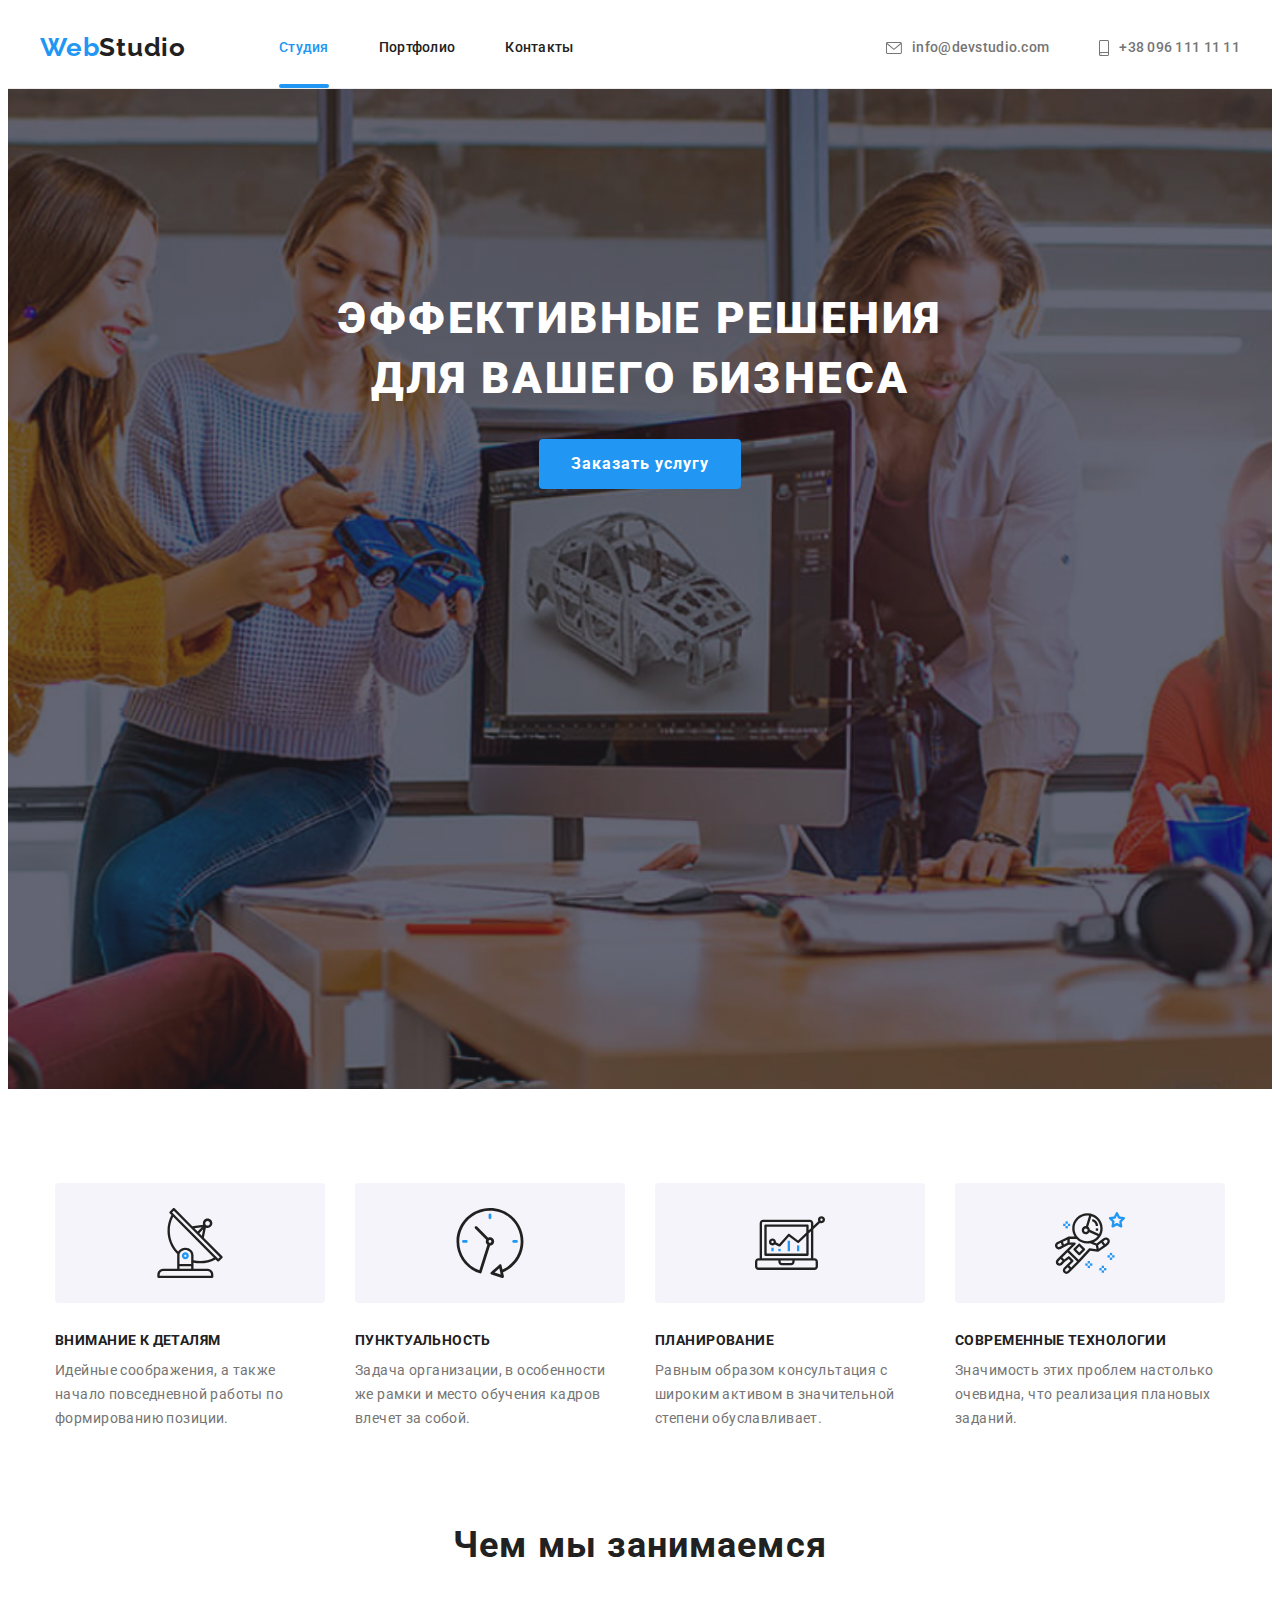
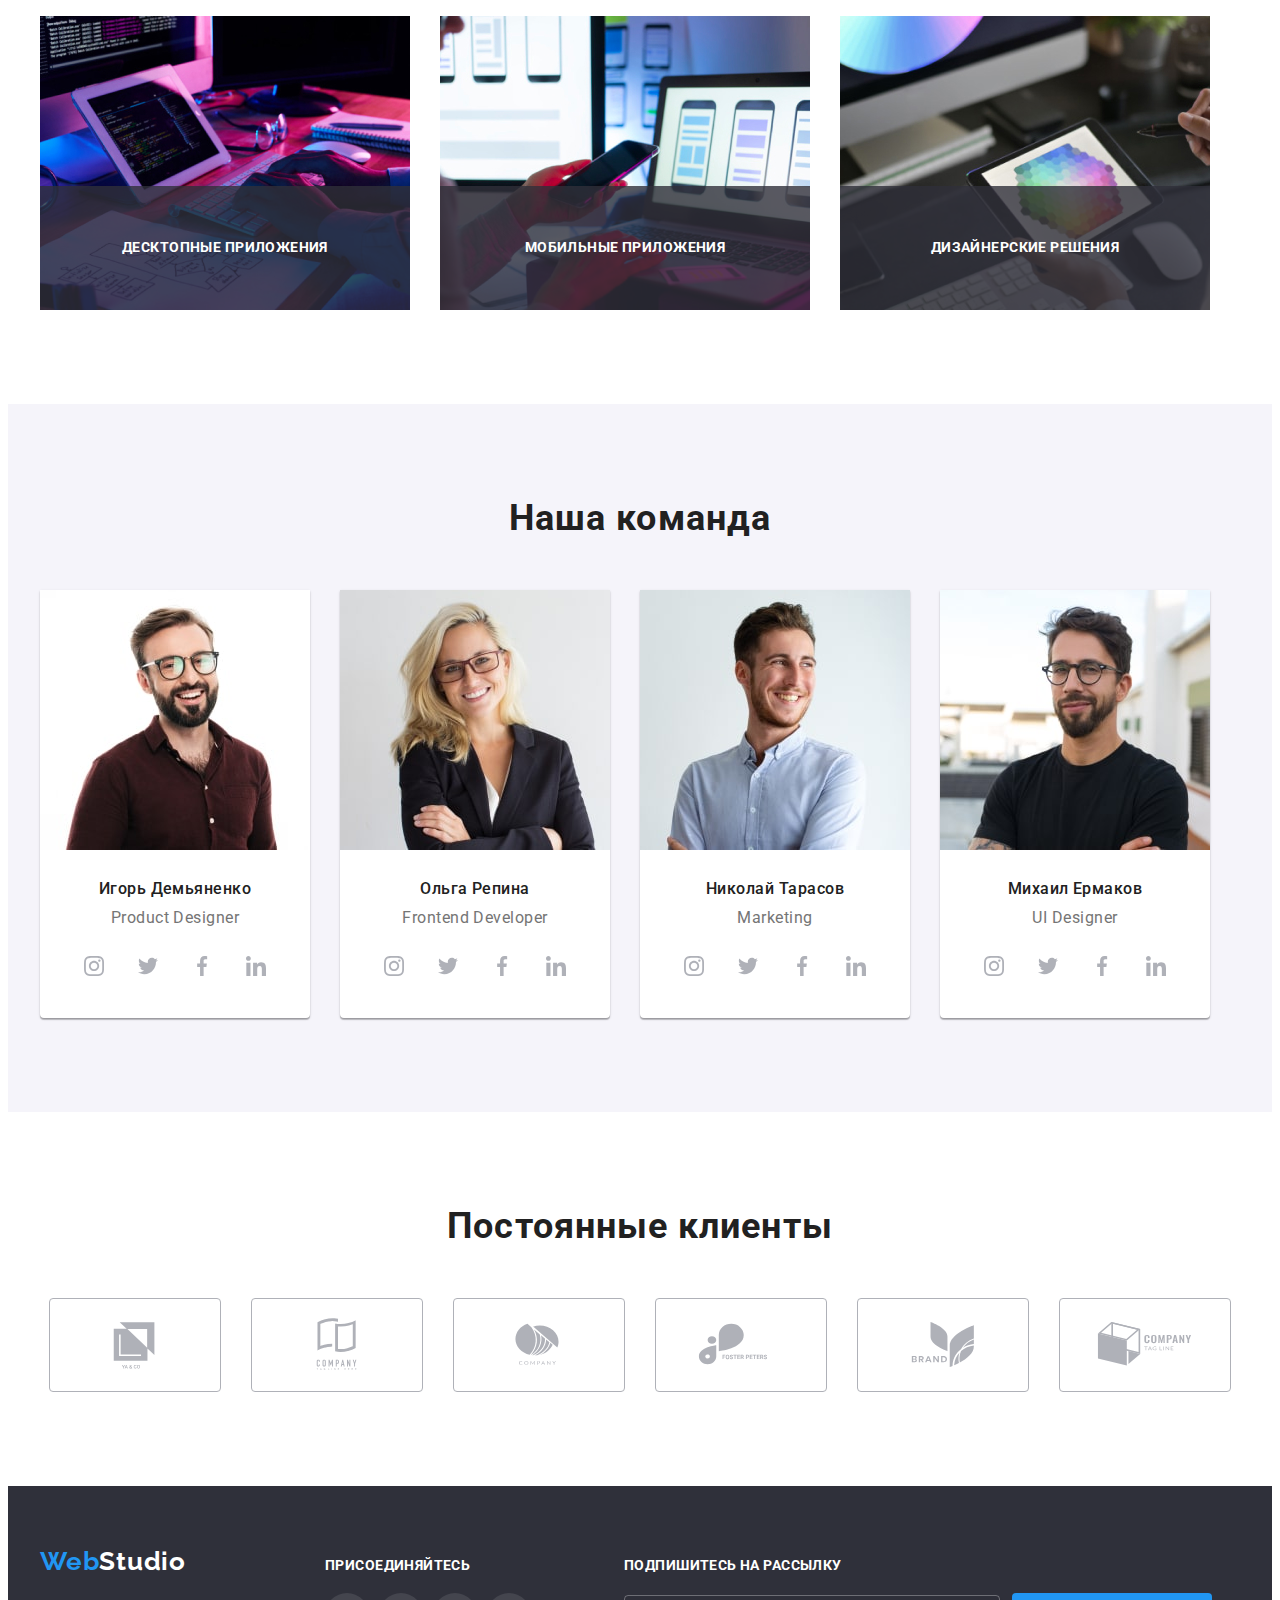
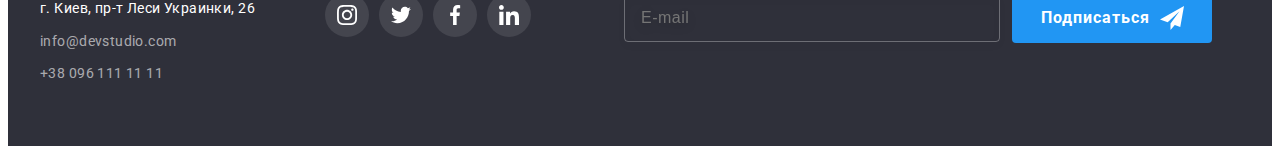
<file: index.html>
<!DOCTYPE html>
<html lang="ru">
  <head>
    <meta charset="UTF-8" />
    <meta http-equiv="X-UA-Compatible" content="IE=edge" />
    <meta name="viewport" content="width=device-width, initial-scale=1.0" />
    <title>WebStudio</title>

    <link rel="preconnect" href="https://fonts.googleapis.com" />
    <link rel="preconnect" href="https://fonts.gstatic.com" crossorigin />
    <link
      href="https://fonts.googleapis.com/css2?family=Raleway:wght@700&family=Roboto:wght@400;500;700;900&display=swap"
      rel="stylesheet"
    />
    <link
      rel="stylesheet"
      href="https://cdnjs.cloudflare.com/ajax/libs/modern-normalize/1.1.0/modern-normalize.min.css"
      integrity="sha512-wpPYUAdjBVSE4KJnH1VR1HeZfpl1ub8YT/NKx4PuQ5NmX2tKuGu6U/JRp5y+Y8XG2tV+wKQpNHVUX03MfMFn9Q=="
      crossorigin="anonymous"
      referrerpolicy="no-referrer"
    />

    <link rel="stylesheet" href="./css/main.min.css" />
  </head>
  <body>
    <header class="header">
      <div class="container">
        <nav class="nav-container">
          <a class="nav-container__logo" href="./index.html"
            ><span class="accent-blue">Web</span>Studio</a
          >
          <ul class="nav-list">
            <li class="nav-list__item">
              <a
                class="nav-list__link nav-list__link_active"
                href="./index.html"
                >Студия</a
              >
            </li>
            <li class="nav-list__item">
              <a class="nav-list__link" href="./portfolio.html">Портфолио</a>
            </li>
            <li class="nav-list__item">
              <a class="nav-list__link" href="">Контакты</a>
            </li>
          </ul>
          <ul class="contacts">
            <li class="contacts__items">
              <a class="contacts__link" href="mailto:info@devstudio.com">
                <svg class="contacts__icon" width="16" height="12">
                  <use href="./images/icons.svg#icon-envelope"></use>
                </svg>
                info@devstudio.com</a
              >
            </li>
            <li>
              <a class="contacts__link" href="tel:+380961111111">
                <svg class="contacts__icon" width="10" height="16">
                  <use href="./images/icons.svg#icon-smartphone"></use>
                </svg>
                +38 096 111 11 11</a
              >
            </li>
          </ul>
        </nav>
      </div>
      <div class="container-btn">
        <button type="button" class="menu-open-btn">
          <svg width="40" height="40">
            <use href="./images/icons.svg#open-menu-icon"></use>
          </svg>
        </button>
      </div>
      <div class="mob-menu is-hidden">
        <div class="container mob-menu__container">
          <div class="mob-menu__top">
            <button type="button" class="menu-close-btn">
              <svg width="40" height="40">
                <use href="./images/icons.svg#close-menu-icon"></use>
              </svg>
            </button>
            <ul class="mob-menu-list">
              <li class="mob-menu-list__item">
                <a
                  class="mob-menu-list__link mob-menu-list__link_active"
                  href="./index.html"
                  >Студия</a
                >
              </li>
              <li class="mob-menu-list__item">
                <a class="mob-menu-list__link" href="./portfolio.html"
                  >Портфолио</a
                >
              </li>
              <li class="mob-menu-list__item">
                <a class="mob-menu-list__link" href="">Контакты</a>
              </li>
            </ul>
          </div>
          <div class="mob-menu__bottom">
            <ul class="mob-contacts-list">
              <li class="mob-contacts-list__items_number">
                <a
                  class="mob-contacts-list__link_number"
                  href="tel:+380961111111"
                >
                  +38 096 111 11 11</a
                >
              </li>
              <li class="mob-contacts-list__items_mail">
                <a
                  class="mob-contacts-list__link_mail"
                  href="mailto:info@devstudio.com"
                >
                  info@devstudio.com
                </a>
              </li>
            </ul>
            <ul class="mob-social-list">
              <li class="mob-social-list__item">
                <a
                  class="mob-social-list__link mob-social-list__link_decor"
                  href=""
                  >Instagram</a
                >
              </li>
              <li class="mob-social-list__item">
                <a
                  class="mob-social-list__link mob-social-list__link_decor"
                  href=""
                  >Twitter</a
                >
              </li>
              <li class="mob-social-list__item">
                <a
                  class="mob-social-list__link mob-social-list__link_decor"
                  href=""
                  >Facebook</a
                >
              </li>
              <li class="mob-social-list__item">
                <a class="mob-social-list__link" href="">LinkedIn</a>
              </li>
            </ul>
          </div>
        </div>
      </div>
    </header>

    <main>
      <section class="hero">
        <div class="container">
          <h1 class="hero__title">Эффективные решения для вашего бизнеса</h1>
          <button class="hero__btn" type="button" data-modal-open>
            Заказать услугу
          </button>
        </div>
      </section>

      <section class="benefits">
        <div class="container">
          <ul class="benefits-list">
            <li class="benefits-list__description">
              <div class="benefits-list__icon">
                <svg width="70" height="70">
                  <use href="./images/icons.svg#icon-antenna"></use>
                </svg>
              </div>
              <h3 class="benefits-list__title">Внимание к деталям</h3>
              <p class="benefits-list__text">
                Идейные соображения, а также начало повседневной работы по
                формированию позиции.
              </p>
            </li>
            <li class="benefits-list__description">
              <div class="benefits-list__icon">
                <svg width="70" height="70">
                  <use href="./images/icons.svg#icon-clock"></use>
                </svg>
              </div>
              <h3 class="benefits-list__title">Пунктуальность</h3>
              <p class="benefits-list__text">
                Задача организации, в особенности же рамки и место обучения
                кадров влечет за собой.
              </p>
            </li>
            <li class="benefits-list__description">
              <div class="benefits-list__icon">
                <svg width="70" height="70">
                  <use href="./images/icons.svg#icon-diagram"></use>
                </svg>
              </div>
              <h3 class="benefits-list__title">Планирование</h3>
              <p class="benefits-list__text">
                Равным образом консультация с широким активом в значительной
                степени обуславливает.
              </p>
            </li>
            <li class="benefits-list__description">
              <div class="benefits-list__icon">
                <svg width="70" height="70">
                  <use href="./images/icons.svg#icon-astronaut"></use>
                </svg>
              </div>
              <h3 class="benefits-list__title">Современные технологии</h3>
              <p class="benefits-list__text">
                Значимость этих проблем настолько очевидна, что реализация
                плановых заданий.
              </p>
            </li>
          </ul>
        </div>
      </section>

      <section class="works">
        <div class="container">
          <h2 class="section-title">Чем мы занимаемся</h2>
          <ul class="works-list">
            <li class="works-list__item">
              <picture>
                <source
                  srcset="
                    ./images/works/box1.jpg             1x,
                    ./images/works/imgworks1-2x-min.jpg 2x
                  "
                  media="(min-width:1200px)"
                />

                <img
                  src="./images/works/box1.jpg"
                  width="370"
                  alt="Робота за комп'ютером"
                />
              </picture>

              <p class="works-list__text">Десктопные приложения</p>
            </li>
            <li class="works-list__item">
              <picture>
                <source
                  srcset="
                    ./images/works/img.jpg              1x,
                    ./images/works/imgworks2-2x-min.jpg 2x
                  "
                  media="(min-width:1200px)"
                />

                <img
                  src="./images/works/img.jpg"
                  width="370"
                  alt="Робота за комп'ютером"
                />
              </picture>

              <p class="works-list__text">Мобильные приложения</p>
            </li>
            <li class="works-list__item">
              <picture>
                <source
                  srcset="
                    ./images/works/box2.jpg             1x,
                    ./images/works/imgworks3-2x-min.jpg 2x
                  "
                  media="(min-width:1200px)"
                />

                <img
                  src="./images/works/box2.jpg"
                  width="370"
                  alt="Робота за комп'ютером"
                />
              </picture>

              <p class="works-list__text">Дизайнерские решения</p>
            </li>
          </ul>
        </div>
      </section>

      <section class="command">
        <div class="container">
          <h2 class="section-title">Наша команда</h2>
          <ul class="command-list">
            <li class="command-list__people">
              <picture>
                <source
                  srcset="
                    ./images/people/people1-min.jpg    1x,
                    ./images/people/people1-2x-min.jpg 2x
                  "
                  media="(min-width:1200px)"
                />
                <source
                  srcset="
                    ./images/people/people-tab1-min.jpg    1x,
                    ./images/people/people-tab1-2x-min.jpg 2x
                  "
                  media="(min-width:768px)"
                />
                <source
                  srcset="
                    ./images/people/people-mob1-min.jpg    1x,
                    ./images/people/people-mob1-2x-min.jpg 2x
                  "
                  media="(min-width:320px)"
                />
                <img
                  src="./images/people/people1-min.jpg"
                  width="270"
                  alt="Игорь Демьяненко"
                />
              </picture>

              <div class="command-container">
                <h3 class="command-title">Игорь Демьяненко</h3>
                <p class="command-text">Product Designer</p>
                <ul class="social-list">
                  <li class="social-list__item">
                    <a href="" class="social-list__link">
                      <svg class="social-list__icon" width="20" height="20">
                        <use href="./images/icons.svg#icon-instagram-2"></use>
                      </svg>
                    </a>
                  </li>
                  <li class="social-list__item">
                    <a href="" class="social-list__link">
                      <svg class="social-list__icon" width="20" height="20">
                        <use href="./images/icons.svg#icon-twitter-1"></use>
                      </svg>
                    </a>
                  </li>
                  <li class="social-list__item">
                    <a href="" class="social-list__link">
                      <svg class="social-list__icon" width="20" height="20">
                        <use href="./images/icons.svg#icon-facebook-1"></use>
                      </svg>
                    </a>
                  </li>
                  <li class="social-list__item">
                    <a href="" class="social-list__link">
                      <svg class="social-list__icon" width="20" height="20">
                        <use href="./images/icons.svg#icon-linkedin-1"></use>
                      </svg>
                    </a>
                  </li>
                </ul>
              </div>
            </li>
            <li class="command-list__people">
              <picture>
                <source
                  srcset="
                    ./images/people/people2-min.jpg    1x,
                    ./images/people/people2-2x-min.jpg 2x
                  "
                  media="(min-width:1200px)"
                />
                <source
                  srcset="
                    ./images/people/people-tab2-min.jpg    1x,
                    ./images/people/people-tab2-2x-min.jpg 2x
                  "
                  media="(min-width:768px)"
                />
                <source
                  srcset="
                    ./images/people/people-mob2-min.jpg    1x,
                    ./images/people/people-mob2-2x-min.jpg 2x
                  "
                  media="(min-width:320px)"
                />
                <img
                  src="./images/people/people2-min.jpg"
                  width="270"
                  alt="Ольга Репина"
                />
              </picture>

              <div class="command-container">
                <h3 class="command-title">Ольга Репина</h3>
                <p class="command-text">Frontend Developer</p>
                <ul class="social-list">
                  <li class="social-list__item">
                    <a href="" class="social-list__link">
                      <svg class="social-list__icon" width="20" height="20">
                        <use href="./images/icons.svg#icon-instagram-2"></use>
                      </svg>
                    </a>
                  </li>
                  <li class="social-list__item">
                    <a href="" class="social-list__link">
                      <svg class="social-list__icon" width="20" height="20">
                        <use href="./images/icons.svg#icon-twitter-1"></use>
                      </svg>
                    </a>
                  </li>
                  <li class="social-list__item">
                    <a href="" class="social-list__link">
                      <svg class="social-list__icon" width="20" height="20">
                        <use href="./images/icons.svg#icon-facebook-1"></use>
                      </svg>
                    </a>
                  </li>
                  <li class="social-list__item">
                    <a href="" class="social-list__link">
                      <svg class="social-list__icon" width="20" height="20">
                        <use href="./images/icons.svg#icon-linkedin-1"></use>
                      </svg>
                    </a>
                  </li>
                </ul>
              </div>
            </li>
            <li class="command-list__people">
              <picture>
                <source
                  srcset="
                    ./images/people/people3-min.jpg    1x,
                    ./images/people/people3-2x-min.jpg 2x
                  "
                  media="(min-width:1200px)"
                />
                <source
                  srcset="
                    ./images/people/people-tab3-min.jpg    1x,
                    ./images/people/people-tab3-2x-min.jpg 2x
                  "
                  media="(min-width:768px)"
                />
                <source
                  srcset="
                    ./images/people/people-mob3-min.jpg    1x,
                    ./images/people/people-mob3-2x-min.jpg 2x
                  "
                  media="(min-width:320px)"
                />
                <img
                  src="./images/people/people3-min.jpg"
                  width="270"
                  alt="Николай Тарасов"
                />
              </picture>

              <div class="command-container">
                <h3 class="command-title">Николай Тарасов</h3>
                <p class="command-text">Marketing</p>
                <ul class="social-list">
                  <li class="social-list__item">
                    <a href="" class="social-list__link">
                      <svg class="social-list__icon" width="20" height="20">
                        <use href="./images/icons.svg#icon-instagram-2"></use>
                      </svg>
                    </a>
                  </li>
                  <li class="social-list__item">
                    <a href="" class="social-list__link">
                      <svg class="social-list__icon" width="20" height="20">
                        <use href="./images/icons.svg#icon-twitter-1"></use>
                      </svg>
                    </a>
                  </li>
                  <li class="social-list__item">
                    <a href="" class="social-list__link">
                      <svg class="social-list__icon" width="20" height="20">
                        <use href="./images/icons.svg#icon-facebook-1"></use>
                      </svg>
                    </a>
                  </li>
                  <li class="social-list__item">
                    <a href="" class="social-list__link">
                      <svg class="social-list__icon" width="20" height="20">
                        <use href="./images/icons.svg#icon-linkedin-1"></use>
                      </svg>
                    </a>
                  </li>
                </ul>
              </div>
            </li>
            <li class="command-list__people">
              <picture>
                <source
                  srcset="
                    ./images/people/people4-min.jpg    1x,
                    ./images/people/people4-2x-min.jpg 2x
                  "
                  media="(min-width:1200px)"
                />
                <source
                  srcset="
                    ./images/people/people-tab4-min.jpg    1x,
                    ./images/people/people-tab4-2x-min.jpg 2x
                  "
                  media="(min-width:768px)"
                />
                <source
                  srcset="
                    ./images/people/people-mob4-min.jpg    1x,
                    ./images/people/people-mob4-2x-min.jpg 2x
                  "
                  media="(min-width:320px)"
                />
                <img
                  src="./images/people/people4-min.jpg"
                  width="270"
                  alt="Михаил Ермаков"
                />
              </picture>
              <div class="command-container">
                <h3 class="command-title">Михаил Ермаков</h3>
                <p class="command-text">UI Designer</p>
                <ul class="social-list">
                  <li class="social-list__item">
                    <a href="" class="social-list__link">
                      <svg class="social-list__icon" width="20" height="20">
                        <use href="./images/icons.svg#icon-instagram-2"></use>
                      </svg>
                    </a>
                  </li>
                  <li class="social-list__item">
                    <a href="" class="social-list__link">
                      <svg class="social-list__icon" width="20" height="20">
                        <use href="./images/icons.svg#icon-twitter-1"></use>
                      </svg>
                    </a>
                  </li>
                  <li class="social-list__item">
                    <a href="" class="social-list__link">
                      <svg class="social-list__icon" width="20" height="20">
                        <use href="./images/icons.svg#icon-facebook-1"></use>
                      </svg>
                    </a>
                  </li>
                  <li class="social-list__item">
                    <a href="" class="social-list__link">
                      <svg class="social-list__icon" width="20" height="20">
                        <use href="./images/icons.svg#icon-linkedin-1"></use>
                      </svg>
                    </a>
                  </li>
                </ul>
              </div>
            </li>
          </ul>
        </div>
      </section>

      <section class="clients">
        <div class="container">
          <h2 class="clients__title">Постоянные клиенты</h2>
          <ul class="clients-list">
            <li class="clients-list__item">
              <a class="clients-list__link" href="">
                <svg class="clients-list__icon" width="106" height="60">
                  <use href="./images/icons.svg#icon-Logo-0"></use>
                </svg>
              </a>
            </li>
            <li class="clients-list__item">
              <a class="clients-list__link" href="">
                <svg class="clients-list__icon" width="106" height="60">
                  <use href="./images/icons.svg#icon-Logo-1"></use>
                </svg>
              </a>
            </li>
            <li class="clients-list__item">
              <a class="clients-list__link" href="">
                <svg class="clients-list__icon" width="106" height="60">
                  <use href="./images/icons.svg#icon-Logo-2"></use>
                </svg>
              </a>
            </li>
            <li class="clients-list__item">
              <a class="clients-list__link" href="">
                <svg class="clients-list__icon" width="106" height="60">
                  <use href="./images/icons.svg#icon-Logo-3"></use>
                </svg>
              </a>
            </li>
            <li class="clients-list__item">
              <a class="clients-list__link" href="">
                <svg class="clients-list__icon" width="106" height="60">
                  <use href="./images/icons.svg#icon-Logo-4"></use>
                </svg>
              </a>
            </li>
            <li class="clients-list__item">
              <a class="clients-list__link" href="">
                <svg class="clients-list__icon" width="106" height="60">
                  <use href="./images/icons.svg#icon-Logo-5"></use>
                </svg>
              </a>
            </li>
          </ul>
        </div>
      </section>
    </main>

    <footer class="footer">
      <div class="container">
        <ul class="footer-content">
          <li>
            <a class="footer-content__logo" href="index.html"
              ><span class="accent-blue">Web</span
              ><span class="accent-white">Studio</span></a
            >
            <ul class="footer-left-list">
              <li class="footer-left-list__item">
                <p class="footer-left-list__home-adress">
                  г. Киев, пр-т Леси Украинки, 26
                </p>
              </li>
              <li class="footer-left-list__item">
                <a
                  class="footer-left-list__link"
                  href="mailto:info@devstudio.com"
                  >info@devstudio.com</a
                >
              </li>
              <li class="footer-left-list__item">
                <a class="footer-left-list__link" href="tel:+380961111111"
                  >+38 096 111 11 11</a
                >
              </li>
            </ul>
          </li>
          <li>
            <div class="center-social">
              <p class="center-social__text">присоединяйтесь</p>
              <ul class="social-list">
                <li class="social-list__item">
                  <a href="" class="social-list__link social-list__link_bgc">
                    <svg
                      class="social-list__icon social-list__icon_fill"
                      width="20"
                      height="20"
                    >
                      <use href="./images/icons.svg#icon-instagram-2"></use>
                    </svg>
                  </a>
                </li>
                <li class="social-list__item">
                  <a href="" class="social-list__link social-list__link_bgc">
                    <svg
                      class="social-list__icon social-list__icon_fill"
                      width="20"
                      height="20"
                    >
                      <use href="./images/icons.svg#icon-twitter-1"></use>
                    </svg>
                  </a>
                </li>
                <li class="social-list__item">
                  <a href="" class="social-list__link social-list__link_bgc">
                    <svg
                      class="social-list__icon social-list__icon_fill"
                      width="20"
                      height="20"
                    >
                      <use href="./images/icons.svg#icon-facebook-1"></use>
                    </svg>
                  </a>
                </li>
                <li class="social-list__item">
                  <a href="" class="social-list__link social-list__link_bgc">
                    <svg
                      class="social-list__icon social-list__icon_fill"
                      width="20"
                      height="20"
                    >
                      <use href="./images/icons.svg#icon-linkedin-1"></use>
                    </svg>
                  </a>
                </li>
              </ul>
            </div>
          </li>
          <li class="right-subscribe">
            <form>
              <p class="right-subscribe__text">Подпишитесь на рассылку</p>
              <div class="right-subscribe__form_position">
                <label class="right-subscribe__label">
                  <input
                    class="right-subscribe__input"
                    type="email"
                    name="email"
                    placeholder="E-mail"
                  />
                </label>

                <button class="right-subscribe__btn-submit" type="submit">
                  Подписаться<svg
                    class="right-subscribe__icon-send"
                    width="24"
                    height="24"
                  >
                    <use href="./images/icons.svg#icon-icon-send"></use>
                  </svg>
                </button>
              </div>
            </form>
          </li>
        </ul>
      </div>
    </footer>

    <div class="backdrop is-hidden" data-modal>
      <div class="modal">
        <button class="modal__close-btn" type="button" data-modal-close>
          <svg width="14" height="14">
            <use href="./images/icons.svg#icon-close-button"></use>
          </svg>
        </button>
        <p class="modal__text">Оставьте свои данные, мы вам перезвоним</p>
        <form class="form-list" action="#">
          <label for="user-name" class="form-list__label"> Имя </label>
          <div class="form-list__input-wrap">
            <input
              class="form-list__item"
              type="text"
              name="user-name"
              required
              id="user-name"
            />
            <svg
              class="form-list__icon form-list__icon_focus"
              width="18"
              height="18"
            >
              <use href="./images/icons.svg#icon-person-black"></use>
            </svg>
          </div>

          <label for="user-tel" class="form-list__label"> Телефон </label>
          <div class="form-list__input-wrap">
            <input
              class="form-list__item"
              type="tel"
              name="phone_number"
              required
              id="user-tel"
            />
            <svg
              class="form-list__icon form-list__icon_focus"
              width="18"
              height="18"
            >
              <use href="./images/icons.svg#icon-phone-black"></use>
            </svg>
          </div>

          <label for="user-email" class="form-list__label">Почта </label>
          <div class="form-list__input-wrap">
            <input
              class="form-list__item"
              type="email"
              name="email"
              id="user-email"
            />
            <svg
              class="form-list__icon form-list__icon_focus"
              width="18"
              height="18"
            >
              <use href="./images/icons.svg#icon-email-black"></use>
            </svg>
          </div>

          <label for="user-feedback" class="form-list__label"
            >Комментарий
            <textarea
              class="form-list__textarea"
              name="feedback"
              placeholder="Введите текст"
              id="user-feedback"
            ></textarea>
          </label>
          <div class="form-list__checkbox">
            <input
              class="form-list__check visually-hidden"
              type="checkbox"
              name="policy"
              id="policy"
            />
            <label for="policy" class="form-list__check-text">
              <span class="form-list__check-text_valid">
                <svg class="form-list__check-icon" width="11" height="8">
                  <use href="./images/icons.svg#icon-check-icon"></use>
                </svg>
              </span>
              <a href="./index.html"
                >Соглашаюсь с рассылкой и принимаю<span
                  class="form-list__text_change"
                >
                  Условия договора</span
                ></a
              >
            </label>
          </div>
          <label>
            <button class="form-list__submit-btn" type="submit">
              Отправить
            </button>
          </label>
        </form>
      </div>
    </div>
    <script src="./js/modal.js"></script>
    <script src="./js/menu.js"></script>
  </body>
</html>
</file>
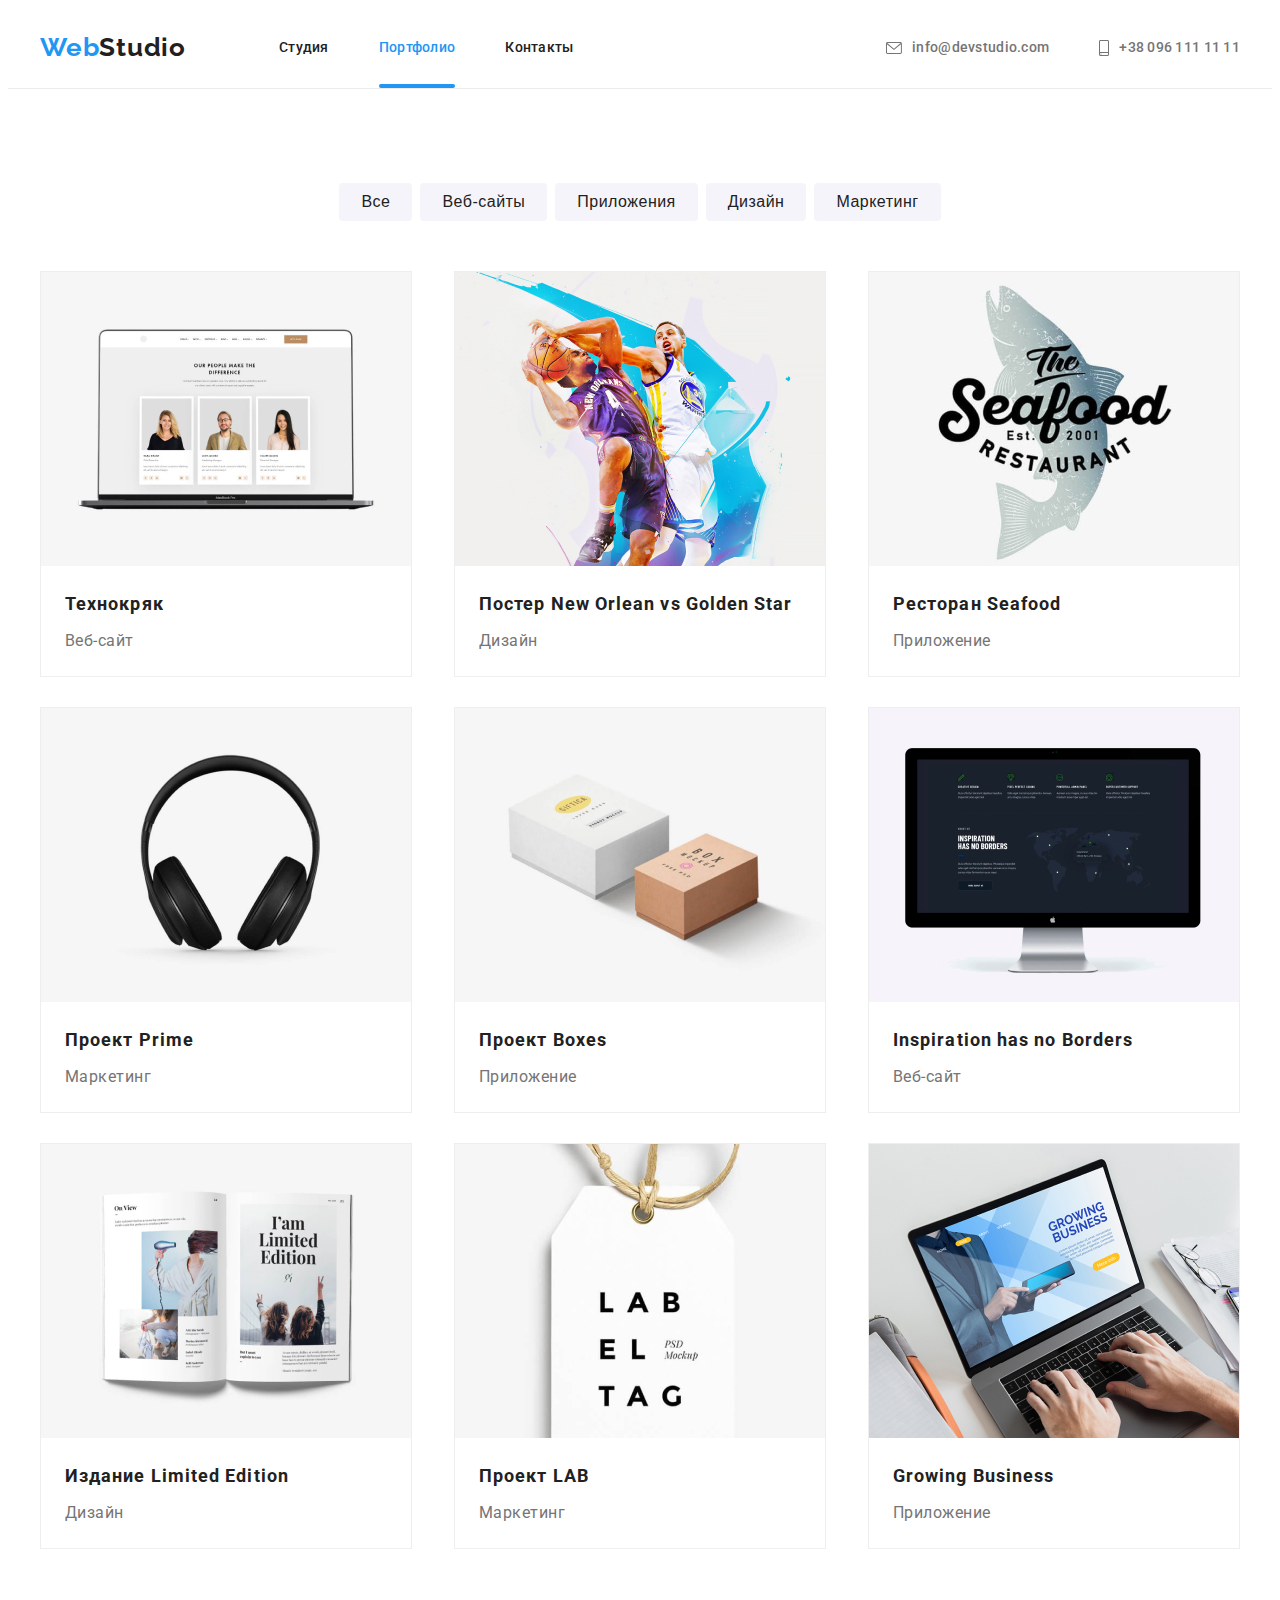
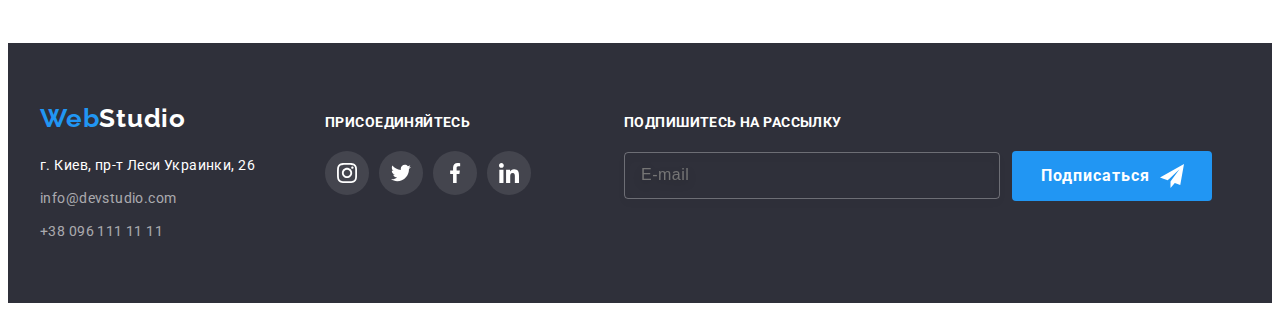
<file: portfolio.html>
<!DOCTYPE html>
<html lang="ru">
  <head>
    <meta charset="UTF-8" />
    <meta http-equiv="X-UA-Compatible" content="IE=edge" />
    <meta name="viewport" content="width=device-width, initial-scale=1.0" />
    <title>WebStudio</title>

    <link rel="preconnect" href="https://fonts.googleapis.com" />
    <link rel="preconnect" href="https://fonts.gstatic.com" crossorigin />
    <link
      href="https://fonts.googleapis.com/css2?family=Raleway:wght@700&family=Roboto:wght@400;500;700;900&display=swap"
      rel="stylesheet"
    />
    <link
      rel="stylesheet"
      href="https://cdnjs.cloudflare.com/ajax/libs/modern-normalize/1.1.0/modern-normalize.min.css"
      integrity="sha512-wpPYUAdjBVSE4KJnH1VR1HeZfpl1ub8YT/NKx4PuQ5NmX2tKuGu6U/JRp5y+Y8XG2tV+wKQpNHVUX03MfMFn9Q=="
      crossorigin="anonymous"
      referrerpolicy="no-referrer"
    />
    <link rel="stylesheet" href="./css/main.min.css" />
  </head>
  <body>
    <header class="header">
      <div class="container">
        <nav class="nav-container">
          <a class="nav-container__logo" href="./index.html"
            ><span class="accent-blue">Web</span>Studio</a
          >
          <ul class="nav-list">
            <li class="nav-list__item">
              <a class="nav-list__link" href="./index.html">Студия</a>
            </li>
            <li class="nav-list__item">
              <a
                class="nav-list__link nav-list__link_active"
                href="./portfolio.html"
                >Портфолио</a
              >
            </li>
            <li class="nav-list__item">
              <a class="nav-list__link" href="">Контакты</a>
            </li>
          </ul>
          <ul class="contacts">
            <li class="contacts__items">
              <a class="contacts__link" href="mailto:info@devstudio.com">
                <svg class="contacts__icon" width="16" height="12">
                  <use href="./images/icons.svg#icon-envelope"></use>
                </svg>
                info@devstudio.com</a
              >
            </li>
            <li>
              <a class="contacts__link" href="tel:+380961111111">
                <svg class="contacts__icon" width="10" height="16">
                  <use href="./images/icons.svg#icon-smartphone"></use>
                </svg>
                +38 096 111 11 11</a
              >
            </li>
          </ul>
        </nav>
      </div>
      <div class="container-btn">
        <button type="button" class="menu-open-btn">
          <svg width="40" height="40">
            <use href="./images/icons.svg#open-menu-icon"></use>
          </svg>
        </button>
      </div>
      <div class="mob-menu is-hidden">
        <div class="container mob-menu__container">
          <div class="mob-menu__top">
            <button type="button" class="menu-close-btn">
              <svg width="40" height="40">
                <use href="./images/icons.svg#close-menu-icon"></use>
              </svg>
            </button>
            <ul class="mob-menu-list">
              <li class="mob-menu-list__item">
                <a
                  class="mob-menu-list__link mob-menu-list__link_active"
                  href="./index.html"
                  >Студия</a
                >
              </li>
              <li class="mob-menu-list__item">
                <a class="mob-menu-list__link" href="./portfolio.html"
                  >Портфолио</a
                >
              </li>
              <li class="mob-menu-list__item">
                <a class="mob-menu-list__link" href="">Контакты</a>
              </li>
            </ul>
          </div>
          <div class="mob-menu__bottom">
            <ul class="mob-contacts-list">
              <li class="mob-contacts-list__items_number">
                <a
                  class="mob-contacts-list__link_number"
                  href="tel:+380961111111"
                >
                  +38 096 111 11 11</a
                >
              </li>
              <li class="mob-contacts-list__items_mail">
                <a
                  class="mob-contacts-list__link_mail"
                  href="mailto:info@devstudio.com"
                >
                  info@devstudio.com
                </a>
              </li>
            </ul>
            <ul class="mob-social-list">
              <li class="mob-social-list__item">
                <a
                  class="mob-social-list__link mob-social-list__link_decor"
                  href=""
                  >Instagram</a
                >
              </li>
              <li class="mob-social-list__item">
                <a
                  class="mob-social-list__link mob-social-list__link_decor"
                  href=""
                  >Twitter</a
                >
              </li>
              <li class="mob-social-list__item">
                <a
                  class="mob-social-list__link mob-social-list__link_decor"
                  href=""
                  >Facebook</a
                >
              </li>
              <li class="mob-social-list__item">
                <a class="mob-social-list__link" href="">LinkedIn</a>
              </li>
            </ul>
          </div>
        </div>
      </div>
    </header>

    <main>
      <section class="portfolio">
        <div class="container">
          <h1 class="visually-hidden">Портфолио</h1>
          <ul class="menu-list">
            <li class="menu-list__item">
              <button class="menu-list__button" type="button">Все</button>
            </li>
            <li class="menu-list__item">
              <button class="menu-list__button" type="button">Веб-сайты</button>
            </li>
            <li class="menu-list__item">
              <button class="menu-list__button" type="button">
                Приложения
              </button>
            </li>
            <li class="menu-list__item">
              <button class="menu-list__button" type="button">Дизайн</button>
            </li>
            <li class="menu-list__item">
              <button class="menu-list__button" type="button">Маркетинг</button>
            </li>
          </ul>

          <ul class="portfolio-list">
            <li class="portfolio-list__item">
              <div class="overlay">
                <div class="overlay__item">
                  <p class="overlay__portfolio">
                    Технокряк это современная площадка распространения
                    коронавируса. Компании используют эту платформу для
                    цифрового шпионажа и атак на защищённые сервера конкурентов.
                  </p>
                </div>
                <picture>
                  <source
                    srcset="
                      ./images/portfolio/img1.jpg        1x,
                      ./images/portfolio/img1-2x-min.jpg 2x
                    "
                    media="(min-width:1200px)"
                  />
                  <source
                    srcset="
                      ./images/portfolio/img-tab1-min.jpg    1x,
                      ./images/portfolio/img-tab1-2x-min.jpg 2x
                    "
                    media="(min-width:768px)"
                  />
                  <source
                    srcset="
                      ./images/portfolio/img-mob1-min.jpg    1x,
                      ./images/portfolio/img-mob1-2x-min.jpg 2x
                    "
                    media="(min-width:320px)"
                  />
                  <img
                    src="./images/portfolio/img1.jpg"
                    width="370"
                    alt="Технокряк"
                  />
                </picture>
              </div>
              <a href="./portfolio.html">
                <div class="portfolio-adout">
                  <h3 class="portfolio-adout__title">Технокряк</h3>
                  <p class="portfolio-adout__text">Веб-сайт</p>
                </div>
              </a>
            </li>
            <li class="portfolio-list__item">
              <div class="overlay">
                <div class="overlay__item">
                  <p class="overlay__portfolio">
                    Технокряк это современная площадка распространения
                    коронавируса. Компании используют эту платформу для
                    цифрового шпионажа и атак на защищённые сервера конкурентов.
                  </p>
                </div>
                <picture>
                  <source
                    srcset="
                      ./images/portfolio/img2.jpg        1x,
                      ./images/portfolio/img2-2x-min.jpg 2x
                    "
                    media="(min-width:1200px)"
                  />
                  <source
                    srcset="
                      ./images/portfolio/img-tab2-min.jpg    1x,
                      ./images/portfolio/img-tab2-2x-min.jpg 2x
                    "
                    media="(min-width:768px)"
                  />
                  <source
                    srcset="
                      ./images/portfolio/img-mob2-min.jpg    1x,
                      ./images/portfolio/img-mob2-2x-min.jpg 2x
                    "
                    media="(min-width:320px)"
                  />
                  <img
                    src="./images/portfolio/img2.jpg"
                    width="370"
                    alt="Постер New Orlean vs Golden Star"
                  />
                </picture>
              </div>
              <a href="./portfolio.html">
                <div class="portfolio-adout">
                  <h3 class="portfolio-adout__title">
                    Постер New Orlean vs Golden Star
                  </h3>
                  <p class="portfolio-adout__text">Дизайн</p>
                </div>
              </a>
            </li>
            <li class="portfolio-list__item">
              <div class="overlay">
                <div class="overlay__item">
                  <p class="overlay__portfolio">
                    Технокряк это современная площадка распространения
                    коронавируса. Компании используют эту платформу для
                    цифрового шпионажа и атак на защищённые сервера конкурентов.
                  </p>
                </div>
                <picture>
                  <source
                    srcset="
                      ./images/portfolio/img3.jpg        1x,
                      ./images/portfolio/img3-2x-min.jpg 2x
                    "
                    media="(min-width:1200px)"
                  />
                  <source
                    srcset="
                      ./images/portfolio/img-tab3-min.jpg    1x,
                      ./images/portfolio/img-tab3-2x-min.jpg 2x
                    "
                    media="(min-width:768px)"
                  />
                  <source
                    srcset="
                      ./images/portfolio/img-mob3-min.jpg    1x,
                      ./images/portfolio/img-mob3-2x-min.jpg 2x
                    "
                    media="(min-width:320px)"
                  />
                  <img
                    src="./images/portfolio/img3.jpg"
                    width="370"
                    alt="Ресторан Seafood"
                  />
                </picture>
              </div>
              <a href="./portfolio.html">
                <div class="portfolio-adout">
                  <h3 class="portfolio-adout__title">Ресторан Seafood</h3>
                  <p class="portfolio-adout__text">Приложение</p>
                </div>
              </a>
            </li>
            <li class="portfolio-list__item">
              <div class="overlay">
                <div class="overlay__item">
                  <p class="overlay__portfolio">
                    Технокряк это современная площадка распространения
                    коронавируса. Компании используют эту платформу для
                    цифрового шпионажа и атак на защищённые сервера конкурентов.
                  </p>
                </div>
                <picture>
                  <source
                    srcset="
                      ./images/portfolio/img4.jpg        1x,
                      ./images/portfolio/img4-2x-min.jpg 2x
                    "
                    media="(min-width:1200px)"
                  />
                  <source
                    srcset="
                      ./images/portfolio/img-tab4-min.jpg    1x,
                      ./images/portfolio/img-tab4-2x-min.jpg 2x
                    "
                    media="(min-width:768px)"
                  />
                  <source
                    srcset="
                      ./images/portfolio/img-mob4-min.jpg    1x,
                      ./images/portfolio/img-mob4-2x-min.jpg 2x
                    "
                    media="(min-width:320px)"
                  />
                  <img
                    src="./images/portfolio/img4.jpg"
                    width="370"
                    alt="Проект Prime"
                  />
                </picture>
              </div>
              <a href="./portfolio.html">
                <div class="portfolio-adout">
                  <h3 class="portfolio-adout__title">Проект Prime</h3>
                  <p class="portfolio-adout__text">Маркетинг</p>
                </div>
              </a>
            </li>
            <li class="portfolio-list__item">
              <div class="overlay">
                <div class="overlay__item">
                  <p class="overlay__portfolio">
                    Технокряк это современная площадка распространения
                    коронавируса. Компании используют эту платформу для
                    цифрового шпионажа и атак на защищённые сервера конкурентов.
                  </p>
                </div>
                <picture>
                  <source
                    srcset="
                      ./images/portfolio/img5.jpg        1x,
                      ./images/portfolio/img5-2x-min.jpg 2x
                    "
                    media="(min-width:1200px)"
                  />
                  <source
                    srcset="
                      ./images/portfolio/img-tab5-min.jpg    1x,
                      ./images/portfolio/img-tab5-2x-min.jpg 2x
                    "
                    media="(min-width:768px)"
                  />
                  <source
                    srcset="
                      ./images/portfolio/img-mob5-min.jpg    1x,
                      ./images/portfolio/img-mob5-2x-min.jpg 2x
                    "
                    media="(min-width:320px)"
                  />
                  <img
                    src="./images/portfolio/img5.jpg"
                    width="370"
                    alt="Проект Boxes"
                  />
                </picture>
              </div>
              <a href="./portfolio.html">
                <div class="portfolio-adout">
                  <h3 class="portfolio-adout__title">Проект Boxes</h3>
                  <p class="portfolio-adout__text">Приложение</p>
                </div>
              </a>
            </li>
            <li class="portfolio-list__item">
              <div class="overlay">
                <div class="overlay__item">
                  <p class="overlay__portfolio">
                    Технокряк это современная площадка распространения
                    коронавируса. Компании используют эту платформу для
                    цифрового шпионажа и атак на защищённые сервера конкурентов.
                  </p>
                </div>
                <picture>
                  <source
                    srcset="
                      ./images/portfolio/img6.jpg        1x,
                      ./images/portfolio/img6-2x-min.jpg 2x
                    "
                    media="(min-width:1200px)"
                  />
                  <source
                    srcset="
                      ./images/portfolio/img-tab6-min.jpg    1x,
                      ./images/portfolio/img-tab6-2x-min.jpg 2x
                    "
                    media="(min-width:768px)"
                  />
                  <source
                    srcset="
                      ./images/portfolio/img-mob6-min.jpg    1x,
                      ./images/portfolio/img-mob6-2x-min.jpg 2x
                    "
                    media="(min-width:320px)"
                  />
                  <img
                    src="./images/portfolio/img6.jpg"
                    width="370"
                    alt="Inspiration has no Borders"
                  />
                </picture>
              </div>
              <a href="./portfolio.html">
                <div class="portfolio-adout">
                  <h3 class="portfolio-adout__title">
                    Inspiration has no Borders
                  </h3>
                  <p class="portfolio-adout__text">Веб-сайт</p>
                </div>
              </a>
            </li>
            <li class="portfolio-list__item">
              <div class="overlay">
                <div class="overlay__item">
                  <p class="overlay__portfolio">
                    Технокряк это современная площадка распространения
                    коронавируса. Компании используют эту платформу для
                    цифрового шпионажа и атак на защищённые сервера конкурентов.
                  </p>
                </div>
                <picture>
                  <source
                    srcset="
                      ./images/portfolio/img7.jpg        1x,
                      ./images/portfolio/img7-2x-min.jpg 2x
                    "
                    media="(min-width:1200px)"
                  />
                  <source
                    srcset="
                      ./images/portfolio/img-tab7-min.jpg    1x,
                      ./images/portfolio/img-tab7-2x-min.jpg 2x
                    "
                    media="(min-width:768px)"
                  />
                  <source
                    srcset="
                      ./images/portfolio/img-mob7-min.jpg    1x,
                      ./images/portfolio/img-mob7-2x-min.jpg 2x
                    "
                    media="(min-width:320px)"
                  />
                  <img
                    src="./images/portfolio/img7.jpg"
                    width="370"
                    alt="Издание Limited Edition"
                  />
                </picture>
              </div>
              <a href="./portfolio.html">
                <div class="portfolio-adout">
                  <h3 class="portfolio-adout__title">
                    Издание Limited Edition
                  </h3>
                  <p class="portfolio-adout__text">Дизайн</p>
                </div>
              </a>
            </li>
            <li class="portfolio-list__item">
              <div class="overlay">
                <div class="overlay__item">
                  <p class="overlay__portfolio">
                    Технокряк это современная площадка распространения
                    коронавируса. Компании используют эту платформу для
                    цифрового шпионажа и атак на защищённые сервера конкурентов.
                  </p>
                </div>
                <picture>
                  <source
                    srcset="
                      ./images/portfolio/img8.jpg        1x,
                      ./images/portfolio/img8-2x-min.jpg 2x
                    "
                    media="(min-width:1200px)"
                  />
                  <source
                    srcset="
                      ./images/portfolio/img-tab8-min.jpg    1x,
                      ./images/portfolio/img-tab8-2x-min.jpg 2x
                    "
                    media="(min-width:768px)"
                  />
                  <source
                    srcset="
                      ./images/portfolio/img-mob8-min.jpg    1x,
                      ./images/portfolio/img-mob8-2x-min.jpg 2x
                    "
                    media="(min-width:320px)"
                  />
                  <img
                    src="./images/portfolio/img8.jpg"
                    width="370"
                    alt="Проект LAB"
                  />
                </picture>
              </div>
              <a>
                <div class="portfolio-adout">
                  <h3 class="portfolio-adout__title">Проект LAB</h3>
                  <p class="portfolio-adout__text">Маркетинг</p>
                </div>
              </a>
            </li>
            <li class="portfolio-list__item">
              <div class="overlay">
                <div class="overlay__item">
                  <p class="overlay__portfolio">
                    Технокряк это современная площадка распространения
                    коронавируса. Компании используют эту платформу для
                    цифрового шпионажа и атак на защищённые сервера конкурентов.
                  </p>
                </div>
                <picture>
                  <source
                    srcset="
                      ./images/portfolio/img9.jpg        1x,
                      ./images/portfolio/img9-2x-min.jpg 2x
                    "
                    media="(min-width:1200px)"
                  />
                  <source
                    srcset="
                      ./images/portfolio/img-tab9-min.jpg    1x,
                      ./images/portfolio/img-tab9-2x-min.jpg 2x
                    "
                    media="(min-width:768px)"
                  />
                  <source
                    srcset="
                      ./images/portfolio/img-mob9-min.jpg    1x,
                      ./images/portfolio/img-mob9-2x-min.jpg 2x
                    "
                    media="(min-width:320px)"
                  />
                  <img
                    src="./images/portfolio/img9.jpg"
                    width="370"
                    alt="Growing Business"
                  />
                </picture>
              </div>
              <a>
                <div class="portfolio-adout">
                  <h3 class="portfolio-adout__title">Growing Business</h3>
                  <p class="portfolio-adout__text">Приложение</p>
                </div>
              </a>
            </li>
          </ul>
        </div>
      </section>
    </main>
    <footer class="footer">
      <div class="container">
        <ul class="footer-content">
          <li>
            <a class="footer-content__logo" href="index.html"
              ><span class="accent-blue">Web</span
              ><span class="accent-white">Studio</span></a
            >
            <ul class="footer-left-list">
              <li class="footer-left-list__item">
                <p class="footer-left-list__home-adress">
                  г. Киев, пр-т Леси Украинки, 26
                </p>
              </li>
              <li class="footer-left-list__item">
                <a
                  class="footer-left-list__link"
                  href="mailto:info@devstudio.com"
                  >info@devstudio.com</a
                >
              </li>
              <li class="footer-left-list__item">
                <a class="footer-left-list__link" href="tel:+380961111111"
                  >+38 096 111 11 11</a
                >
              </li>
            </ul>
          </li>
          <li>
            <div class="center-social">
              <p class="center-social__text">присоединяйтесь</p>
              <ul class="social-list">
                <li class="social-list__item">
                  <a href="" class="social-list__link social-list__link_bgc">
                    <svg
                      class="social-list__icon social-list__icon_fill"
                      width="20"
                      height="20"
                    >
                      <use href="./images/icons.svg#icon-instagram-2"></use>
                    </svg>
                  </a>
                </li>
                <li class="social-list__item">
                  <a href="" class="social-list__link social-list__link_bgc">
                    <svg
                      class="social-list__icon social-list__icon_fill"
                      width="20"
                      height="20"
                    >
                      <use href="./images/icons.svg#icon-twitter-1"></use>
                    </svg>
                  </a>
                </li>
                <li class="social-list__item">
                  <a href="" class="social-list__link social-list__link_bgc">
                    <svg
                      class="social-list__icon social-list__icon_fill"
                      width="20"
                      height="20"
                    >
                      <use href="./images/icons.svg#icon-facebook-1"></use>
                    </svg>
                  </a>
                </li>
                <li class="social-list__item">
                  <a href="" class="social-list__link social-list__link_bgc">
                    <svg
                      class="social-list__icon social-list__icon_fill"
                      width="20"
                      height="20"
                    >
                      <use href="./images/icons.svg#icon-linkedin-1"></use>
                    </svg>
                  </a>
                </li>
              </ul>
            </div>
          </li>
          <li class="right-subscribe">
            <form>
              <p class="right-subscribe__text">Подпишитесь на рассылку</p>
              <div class="right-subscribe__form_position">
                <label class="right-subscribe__label">
                  <input
                    class="right-subscribe__input"
                    type="email"
                    name="email"
                    placeholder="E-mail"
                  />
                </label>

                <button class="right-subscribe__btn-submit" type="submit">
                  Подписаться<svg
                    class="right-subscribe__icon-send"
                    width="24"
                    height="24"
                  >
                    <use href="./images/icons.svg#icon-icon-send"></use>
                  </svg>
                </button>
              </div>
            </form>
          </li>
        </ul>
      </div>
    </footer>
    <script src="./js/menu.js"></script>
  </body>
</html>
</file>
<file: css/main.min.css>
body{background-color:var(--white-text-color);color:var(--main-text-color);font-family:roboto, sans-serif}.section-title{color:var(--main-text-color);font-weight:bold;font-size:36px;line-height:1.16;text-align:center;letter-spacing:0.03em;margin-bottom:50px}p,h1,h2,h3,h4,h5,h6{margin:0}ul,ol{margin:0;padding:0;list-style:none}button{cursor:pointer}img{display:block;max-width:100%;height:auto}:root{--main-text-color: #212121;--secont-text-color: #757575;--white-text-color: #ffffff;--accent: #2196f3;--background-main-section-studio-and-footer: #2f303a;--background-section-command-and-button-portfolio: #f5f4fa;--icon-color: #afb1b8}.accent-blue{color:var(--accent)}.accent-white{color:var(--white-text-color)}.container{padding-left:15px;padding-right:15px}@media screen and (min-width: 480px){.container{width:480px;margin:0 auto}}@media screen and (min-width: 768px){.container{width:768px;margin:0 auto}}@media screen and (min-width: 1200px){.container{width:1200px;margin:0 auto}}.is-hidden{opacity:0;visibility:hidden;pointer-events:none;transition:all 250ms cubic-bezier(0.4, 0, 0.2, 1)}.visually-hidden{position:absolute;width:1px;height:1px;margin:-1px;padding:0;overflow:hidden;border:0;clip:rect(0 0 0 0)}.social-list{display:flex;justify-content:center}.social-list__item{margin-right:10px}.social-list__item:last-child{margin-right:0px}.social-list__link{width:44px;height:44px;border-radius:50%;display:flex;justify-content:center;align-items:center;transition:background-color 250ms cubic-bezier(0.4, 0, 0.2, 1)}.social-list__link:hover,.social-list__link:focus{background-color:var(--accent)}.social-list__link:hover svg,.social-list__link:focus svg{fill:var(--white-text-color)}.social-list__icon{fill:var(--icon-color);transition:fill 250ms cubic-bezier(0.4, 0, 0.2, 1)}.header{border-bottom:1px solid #ececec}.nav-container{display:flex;align-items:center}.nav-container__logo{padding:16px 0px 16px 0px;color:var(--main-text-color);font-family:Raleway, sans-serif;font-weight:700;font-size:24px;line-height:1.16;letter-spacing:.03em;text-decoration:none;display:flex}@media screen and (min-width: 768px){.nav-container__logo{padding:24px 0px 25px 0px;margin-right:88px;font-weight:700;font-size:24px;line-height:1.16;letter-spacing:.03em}}@media screen and (min-width: 1200px){.nav-container__logo{padding:24px 0px 25px 0px;margin-right:93px;font-weight:700;font-size:26px;line-height:1.2;letter-spacing:.03em}}.nav-list{display:none}@media screen and (min-width: 768px){.nav-list{display:flex}}@media screen and (min-width: 1200px){.nav-list{display:flex}}.nav-list__item{margin-right:50px}.nav-list__item:last-child{margin-right:0px}.nav-list__link{padding:32px 0px;display:flex;align-items:center;color:var(--main-text-color);font-weight:500;font-size:14px;line-height:1.14;letter-spacing:.02em;text-decoration:none;position:relative;transition:color 250ms cubic-bezier(0.4, 0, 0.2, 1)}@media screen and (min-width: 1200px){.nav-list__link{padding:32px 0px}}.nav-list__link:hover,.nav-list__link:focus{color:var(--accent);font-weight:500;font-size:14px;line-height:1.14;letter-spacing:.02em;text-decoration:none}.nav-list__link.nav-list__link_active::after{content:"";width:100%;height:4px;border-radius:2px;background-color:var(--accent);position:absolute;left:0;bottom:0}.nav-list__link:hover svg,.nav-list__link:focus svg{fill:var(--accent)}.nav-list__link_active{color:var(--accent)}.contacts{display:none}@media screen and (min-width: 768px){.contacts{display:flex;flex-direction:column;margin-left:auto;padding:21px 0px 21px 0px}.contacts__items:first-child{margin-bottom:10px}}@media screen and (min-width: 1200px){.contacts{display:flex;flex-direction:row;margin-left:auto;padding:32px 0px;margin-bottom:0px}.contacts__items:first-child{margin-right:50px;margin-bottom:0px}}.contacts__link{color:var(--secont-text-color);display:flex;align-items:center;font-weight:500;font-size:14px;line-height:1.14;letter-spacing:.02em;text-decoration:none;position:relative;transition:color 250ms cubic-bezier(0.4, 0, 0.2, 1)}.contacts__link:hover,.contacts__link:focus{color:var(--accent);font-weight:500;font-size:14px;line-height:1.14;letter-spacing:.02em;text-decoration:none}.contacts__link:hover svg,.contacts__link:focus svg{fill:var(--accent)}.contacts__icon{fill:var(--secont-text-color);margin-right:10px;transition:fill 250ms cubic-bezier(0.4, 0, 0.2, 1)}.container-btn{width:100%;position:relative;padding-right:15px;margin:auto}@media screen and (min-width: 480px){.container-btn{width:480px}}@media screen and (min-width: 768px){.container-btn{display:none}}.menu-open-btn{width:40px;height:40px;background-color:transparent;border:none;position:absolute;top:-50px;right:4px;display:flex;align-items:center;justify-content:center;transition:fill 250ms cubic-bezier(0.4, 0, 0.2, 1)}.menu-open-btn:hover,.menu-open-btn:focus{fill:var(--accent)}@media screen and (min-width: 768px){.menu-open-btn{display:none}}.mob-menu{position:fixed;background-color:#ffffff;top:0;width:100vw;height:100vh;padding:24px 20px 24px 20px;z-index:5}@media screen and (min-width: 480px){.mob-menu{padding:48px 40px 48px 40px}}.mob-menu__container{height:100%;display:flex;flex-direction:column}.mob-menu__bottom{margin-top:auto}.menu-close-btn{width:40px;height:40px;display:block;margin-left:auto;margin-bottom:10px;background-color:transparent;border:none;position:absolute;top:10px;right:15px;display:flex;align-items:center;justify-content:center;transition:fill 250ms cubic-bezier(0.4, 0, 0.2, 1)}.menu-close-btn:hover,.menu-close-btn:focus{fill:var(--accent)}.mob-menu-list__item{margin-bottom:32px}.mob-menu-list__item:last-child{margin-bottom:0px}.mob-menu-list__link{text-decoration:none;font-weight:500;font-size:40px;line-height:1.17;letter-spacing:.02em;color:var(--main-text-color)}.mob-menu-list__link:hover,.mob-menu-list__link:focus{color:var(--accent)}.mob-contacts-list__items_number{margin-bottom:32px}.mob-contacts-list__link_number{font-weight:500;font-size:24px;line-height:1.17;letter-spacing:.02em;text-decoration:none;color:var(--accent)}@media screen and (min-width: 480px){.mob-contacts-list__link_number{font-weight:500;font-size:34px;line-height:1.17;letter-spacing:.02em}}.mob-contacts-list__items_mail{margin-bottom:64px}.mob-contacts-list__link_mail{font-weight:500;font-size:24px;line-height:1.16;letter-spacing:.02em;color:var(--secont-text-color);text-decoration:none}.mob-social-list{display:flex}.mob-social-list__item{margin-right:20px}.mob-social-list__item:last-child{margin-right:0px}.mob-social-list__link{font-weight:500;font-size:12px;line-height:1.22;letter-spacing:.02em;color:var(--accent);text-decoration:none;position:relative}.mob-social-list__link.mob-social-list__link_decor::before{content:"";height:10px;width:1px;border-radius:2px;background-color:var(--secont-text-color);position:absolute;bottom:3px;right:-10px}@media screen and (min-width: 480px){.mob-social-list__link{font-weight:500;font-size:18px;line-height:1.22;letter-spacing:.02em}.mob-social-list__link.mob-social-list__link_decor::before{content:"";height:14px;width:1px;border-radius:2px;background-color:var(--secont-text-color);position:absolute;bottom:3px;right:-10px}}.hero{background-color:var(--background-main-section-studio-and-footer);background-image:linear-gradient(rgba(47,48,58,0.4), rgba(47,48,58,0.4)),url(../images/hero/herobgc-mob-min.jpg);background-repeat:no-repeat;background-size:cover;background-position:center;max-width:1600px;text-align:center;padding-top:118px;padding-bottom:118px;padding-right:0px;padding-left:0px}@media (min-device-pixel-ratio: 2), (min-resolution: 192dpi), (min-resolution: 2dppx){.hero{background-image:linear-gradient(rgba(47,48,58,0.4), Ы rgba(47,48,58,0.4)),url(../images/hero/herobgc-mob-2x-min.jpg)}}@media screen and (min-width: 768px){.hero{background-image:linear-gradient(rgba(47,48,58,0.4), rgba(47,48,58,0.4)),url(../images/hero/herobgc-tab-min.jpg);padding-top:118px;padding-bottom:118px}}@media screen and (min-width: 768px) and (min-device-pixel-ratio: 2), screen and (min-width: 768px) and (min-resolution: 192dpi), screen and (min-width: 768px) and (min-resolution: 2dppx){.hero{background-image:linear-gradient(rgba(47,48,58,0.4), rgba(47,48,58,0.4)),url(../images/hero/herobgc-tab-2x-min.jpg)}}@media screen and (min-width: 1200px){.hero{background-image:linear-gradient(rgba(47,48,58,0.4), rgba(47,48,58,0.4)),url(../images/hero/herobgc.jpg);padding-top:200px;padding-bottom:200px;margin:0 auto;max-width:1600px;min-height:600px}}@media screen and (min-width: 1200px) and (min-device-pixel-ratio: 2), screen and (min-width: 1200px) and (min-resolution: 192dpi), screen and (min-width: 1200px) and (min-resolution: 2dppx){.hero{background-image:linear-gradient(rgba(47,48,58,0.4), rgba(47,48,58,0.4)),url(../images/hero/herobgc-2x-min.jpg)}}.hero__title{color:var(--white-text-color);font-weight:900;font-size:26px;line-height:1.62;letter-spacing:.06em;text-transform:uppercase;margin:0 auto;max-width:360px;padding-bottom:30px}@media screen and (min-width: 768px){.hero__title{font-weight:900;font-size:26px;line-height:1.62;letter-spacing:.06em;max-width:360px;margin:0 auto}}@media screen and (min-width: 1200px){.hero__title{font-weight:900;font-size:44px;line-height:1.36;letter-spacing:.06em;max-width:696px;padding-bottom:30px;margin:0 auto}}.hero__btn{display:inline-block;border-radius:4px;min-width:200px;padding:10px 32px;border:none;color:var(--white-text-color);background-color:var(--accent);font-family:inherit;font-weight:700;font-size:16px;line-height:1.87;letter-spacing:.06em;text-align:center}.benefits{padding:60px 0px 60px 0px}@media screen and (min-width: 1200px){.benefits{padding:94px 0px 47px 0px}}@media screen and (min-width: 768px){.benefits-list{display:flex;flex-wrap:wrap;justify-content:center;margin:0 auto}}@media screen and (min-width: 1200px){.benefits-list{display:flex;justify-content:center;margin:0 auto}}.benefits-list__description{margin-bottom:30px}@media screen and (min-width: 768px) and (max-width: 1199px){.benefits-list__description{margin-bottom:0px;margin-right:30px}.benefits-list__description:nth-child(2){margin-right:0px}.benefits-list__description:nth-child(4){margin-right:0px}}@media screen and (min-width: 1200px){.benefits-list__description{margin-bottom:0px;margin-right:30px}.benefits-list__description:last-child{margin-right:0px}}.benefits-list__icon{background-color:var(--background-section-command-and-button-portfolio);border-radius:4px;display:flex;justify-content:center;align-items:center;width:100%;height:120px;margin:0 auto;margin-bottom:30px}@media screen and (min-width: 480px){.benefits-list__icon{width:450px}}@media screen and (min-width: 768px){.benefits-list__icon{width:354px}}@media screen and (min-width: 1200px){.benefits-list__icon{width:270px}}.benefits-list__title{color:var(--main-text-color);font-weight:700;font-size:14px;line-height:1.14;letter-spacing:.03em;text-transform:uppercase;margin-bottom:10px;text-align:center}@media screen and (min-width: 768px){.benefits-list__title{text-align:start}}@media screen and (min-width: 1200px){.benefits-list__title{text-align:start}}.benefits-list__text{color:var(--secont-text-color);font-weight:400;font-size:14px;line-height:1.7;letter-spacing:.03em;max-width:450px}@media screen and (min-width: 768px){.benefits-list__text{max-width:354px}}@media screen and (min-width: 1200px){.benefits-list__text{max-width:270px}}.works{padding-top:47px;padding-bottom:94px}@media screen and (max-width: 1199px){.works{position:absolute;width:1px;height:1px;margin:-1px;padding:0;overflow:hidden;border:0;clip:rect(0 0 0 0)}}@media screen and (max-width: 1199px){.works img{position:absolute;width:1px;height:1px;margin:-1px;padding:0;overflow:hidden;border:0;clip:rect(0 0 0 0)}}.works-list{display:flex;margin-right:-30px}.works-list__item{margin-right:30px;width:370px;position:relative;overflow:hidden}.works-list__text{font-weight:700;font-size:14px;line-height:1.14;letter-spacing:.03em;text-transform:uppercase;color:var(--white-text-color);width:370px;height:70px;position:absolute;bottom:0;display:flex;justify-content:center;align-items:center;background-color:rgba(47,48,58,0.8);padding:27px 0px}.command{background-color:var(--background-section-command-and-button-portfolio);text-align:center;padding-top:60px;padding-bottom:60px}@media screen and (min-width: 768px){.command{padding-top:60px;padding-bottom:60px}}@media screen and (min-width: 1200px){.command{padding-top:94px;padding-bottom:94px}}@media screen and (min-width: 768px){.command-list{display:flex;flex-wrap:wrap}}@media screen and (min-width: 1200px){.command-list{display:flex;flex-wrap:wrap}}.command-list__people{background-color:var(--white-text-color);margin-bottom:30px;box-shadow:0px 1px 3px rgba(0,0,0,0.12),0px 1px 1px rgba(0,0,0,0.14),0px 2px 1px rgba(0,0,0,0.2);border-radius:0px 0px 4px 4px}.command-list__people img{width:auto}@media screen and (min-width: 768px) and (max-width: 1199px){.command-list__people{width:354px;margin-right:30px}.command-list__people img{width:354px}.command-list__people:nth-child(2){margin-right:0}.command-list__people:nth-child(3){margin-bottom:0px}.command-list__people:nth-child(4){margin-right:0;margin-bottom:0px}}@media screen and (min-width: 1200px){.command-list__people{margin-bottom:0px;width:270px;margin-right:30px}.command-list__people img{width:270px}.command-list__people:last-child{margin-right:0px}}.command-container{padding:30px 0px 24px 0px}@media screen and (min-width: 768px){.command-container{padding:30px 0px 24px 0px}}@media screen and (min-width: 1200px){.command-container{padding:30px 0px}}.command-title{margin-bottom:10px;color:var(--main-text-color);font-weight:500;font-size:16px;line-height:1.18;letter-spacing:.03em}.command-text{color:var(--secont-text-color);font-weight:400;font-size:16px;line-height:1.18;letter-spacing:.03em;margin-bottom:16px}.clients{padding:60px 0px}@media screen and (min-width: 480px){.clients{padding:60px 0px}}@media screen and (min-width: 768px){.clients{padding:60px 0px}}@media screen and (min-width: 1200px){.clients{padding:94px 0px}}.clients__title{font-weight:700;font-size:36px;line-height:1.16;letter-spacing:.03em;text-align:center;margin-bottom:30px}@media screen and (min-width: 1200px){.clients__title{margin-bottom:50px}}@media screen and (min-width: 480px){.clients-list{display:flex;flex-wrap:wrap;justify-content:center;margin:0 auto}}@media screen and (min-width: 768px){.clients-list{display:flex;flex-wrap:wrap;justify-content:center;margin:0 auto}}@media screen and (min-width: 1200px){.clients-list{display:flex;justify-content:center}}.clients-list__item{margin-bottom:30px}@media screen and (min-width: 480px) and (max-width: 767px){.clients-list__item{margin-right:30px;margin-bottom:30px}.clients-list__item:nth-child(2){margin-right:0px}.clients-list__item:nth-child(4){margin-right:0px}.clients-list__item:nth-child(5){margin-bottom:0px}.clients-list__item:nth-child(6){margin-right:0px;margin-bottom:0}}@media screen and (min-width: 768px) and (max-width: 1199px){.clients-list__item{margin-right:30px;margin-bottom:30px}.clients-list__item:nth-child(3){margin-right:0px}.clients-list__item:nth-child(4){margin-bottom:0px}.clients-list__item:nth-child(5){margin-bottom:0px}.clients-list__item:nth-child(6){margin-right:0px;margin-bottom:0px}}@media screen and (min-width: 1200px){.clients-list__item{margin-bottom:0px;margin-right:30px}.clients-list__item:last-child{margin-right:0}}.clients-list__link{width:100%;height:92px;border:1px solid var(--icon-color);border-radius:4px;display:flex;justify-content:center;align-items:center;transition:border 250ms cubic-bezier(0.4, 0, 0.2, 1)}.clients-list__link:hover,.clients-list__link:focus{border:1px solid var(--accent)}.clients-list__link:hover svg,.clients-list__link:focus svg{fill:var(--accent)}@media screen and (min-width: 480px){.clients-list__link{width:210px}}@media screen and (min-width: 768px){.clients-list__link{width:226px}}@media screen and (min-width: 1200px){.clients-list__link{width:170px}}.clients-list__icon{fill:var(--icon-color);transition:fill 250ms cubic-bezier(0.4, 0, 0.2, 1)}.footer{background-color:var(--background-main-section-studio-and-footer);padding:60px 0px 60px 0px;margin:0px auto}.footer-content{display:flex;flex-direction:column;align-items:center}@media screen and (min-width: 768px){.footer-content{flex-direction:row;flex-wrap:wrap;align-content:space-between;justify-content:space-evenly}}@media screen and (min-width: 1200px){.footer-content{align-items:baseline;flex-wrap:nowrap;align-content:start;justify-content:start}}.footer-content__logo{margin-bottom:20px;color:var(--main-text-color);font-family:Raleway, sans-serif;font-weight:700;font-size:24px;line-height:1.16;letter-spacing:.03em;text-decoration:none;display:flex;justify-content:center}@media screen and (min-width: 1200px){.footer-content__logo{justify-content:start;font-weight:700;font-size:26px;line-height:1.2;letter-spacing:.03em}}.footer-left-list{display:flex;flex-direction:column;align-items:center}@media screen and (min-width: 1200px){.footer-left-list{align-items:start}}.footer-left-list__item{margin-bottom:9px}.footer-left-list__item:last-child{margin-bottom:60px}@media screen and (min-width: 1200px){.footer-left-list__item:last-child{margin-bottom:0px}}.footer-left-list__home-adress{display:inline-block;color:var(--white-text-color);font-weight:400;font-size:14px;line-height:1.7;letter-spacing:.03em}.footer-left-list__link{color:rgba(255,255,255,0.6);font-weight:400;font-size:14px;line-height:1.7;letter-spacing:.03em;text-decoration:none;transition:color 250ms cubic-bezier(0.4, 0, 0.2, 1)}.footer-left-list__link:hover,.footer-left-list__link:focus{color:var(--accent);font-weight:400;font-size:14px;line-height:1.7;letter-spacing:.03em;text-decoration:none}.center-social{display:flex;flex-direction:column;align-items:center;margin-bottom:60px}@media screen and (min-width: 1200px){.center-social{align-items:start;margin-left:70px;margin-bottom:0px}}.center-social__text{font-style:normal;font-weight:700;font-size:14px;line-height:1.14;letter-spacing:.03em;text-transform:uppercase;color:var(--white-text-color);margin-bottom:20px}.social-list__link_bgc{background-color:rgba(255,255,255,0.1)}.social-list__icon_fill{fill:var(--white-text-color)}.right-subscribe{display:flex}@media screen and (min-width: 1200px){.right-subscribe{margin-left:93px}}.right-subscribe>form{display:flex;flex-direction:column;justify-content:center;align-items:center}@media screen and (min-width: 1200px){.right-subscribe>form{display:block}}.right-subscribe__text{font-style:normal;font-weight:700;font-size:14px;line-height:1.14;letter-spacing:.03em;text-transform:uppercase;color:var(--white-text-color);margin-bottom:20px}.right-subscribe__form_position{display:flex;flex-direction:column;justify-content:center;align-items:center}@media screen and (min-width: 1200px){.right-subscribe__form_position{flex-direction:row}}.right-subscribe__label{display:flex}.right-subscribe__input{width:250px;margin-bottom:20px;padding:15px 0px 15px 16px;background-color:transparent;border:1px solid rgba(255,255,255,0.3);filter:drop-shadow(0px 4px 4px rgba(0,0,0,0.15));border-radius:4px;outline:none;transition:border-color 250ms cubic-bezier(0.4, 0, 0.2, 1)}.right-subscribe__input:focus{border-color:var(--accent)}.right-subscribe__input::placeholder{font-weight:400;font-size:16px;line-height:1.25;letter-spacing:.03em;display:flex;align-items:center}@media screen and (min-width: 480px){.right-subscribe__input{width:450px}}@media screen and (min-width: 768px){.right-subscribe__input{width:450px}}@media screen and (min-width: 1200px){.right-subscribe__input{margin-right:12px;margin-bottom:0px;max-width:358px}}.right-subscribe__btn-submit{display:flex;align-items:center;border-radius:4px;min-width:200px;border:none;color:var(--white-text-color);background-color:var(--accent);padding:10px 28px 10px 29px;font-family:inherit;font-weight:700;font-size:16px;line-height:1.87;letter-spacing:.06em;text-align:center}.right-subscribe__icon-send{fill:var(--white-text-color);margin-left:10px}.backdrop{position:fixed;top:0;left:0;height:100vh;width:100vw;background-color:rgba(0,0,0,0.5);transition:all 250ms cubic-bezier(0.4, 0, 0.2, 1)}.modal{width:290px;width:100%;background:var(--white-text-color);box-shadow:0px 1px 3px rgba(0,0,0,0.12),0px 1px 1px rgba(0,0,0,0.14),0px 2px 1px rgba(0,0,0,0.2);border-radius:4px;position:absolute;top:50%;left:50%;transform:translate(-50%, -50%);padding:40px 40px 40px 40px}@media screen and (min-width: 480px){.modal{width:450px;height:609px}}@media screen and (min-width: 1200px){.modal{width:528px;min-height:581px}}.modal__close-btn{width:30px;height:30px;border-radius:50%;background-color:transparent;border:1px solid rgba(0,0,0,0.1);position:absolute;top:8px;right:8px;display:flex;align-items:center;justify-content:center;transition:fill 250ms cubic-bezier(0.4, 0, 0.2, 1)}.modal__close-btn:hover,.modal__close-btn:focus{fill:var(--accent)}.modal__text{font-weight:700;font-size:20px;line-height:1.15;letter-spacing:.03em;text-align:center;color:var(--main-text-color);margin-bottom:12px}.form-list__label{width:100%;display:flex;flex-direction:column;font-weight:400;font-size:12px;line-height:1.16;letter-spacing:.01em;color:var(--secont-text-color);margin-top:10px}.form-list__label:first-child{margin-top:0px}.form-list__input-wrap{position:relative;margin-top:4px}.form-list__item{border:1px solid rgba(33,33,33,0.2);border-radius:4px;width:100%;height:40px;padding-left:42px;outline:none;transition:border-color 250ms cubic-bezier(0.4, 0, 0.2, 1)}.form-list__item:focus{border-color:var(--accent)}.form-list__item:focus+.focus{fill:var(--accent)}.form-list__item::placeholder{font-weight:400;font-size:12px;line-height:1.16;letter-spacing:.01em;color:rgba(117,117,117,0.5);outline:none}.form-list__icon{position:absolute;left:12px;top:50%;transform:translateY(-50%)}.form-list__icon_focus{transition:fill 250ms cubic-bezier(0.4, 0, 0.2, 1)}.form-list__textarea{margin-top:4px;width:100%;height:120px;padding:12px 16px;resize:none;border:1px solid rgba(33,33,33,0.2);border-radius:4px;outline:none;transition:border-color 250ms cubic-bezier(0.4, 0, 0.2, 1)}.form-list__textarea:focus{border-color:var(--accent)}.form-list__checkbox{margin-top:20px}.form-list__check:checked+.form-list__check-text .form-list__check-text_valid{background-color:var(--accent);border:none}.form-list__check-text{font-weight:400;font-size:14px;line-height:1.71;letter-spacing:.03em;color:white;color:var(--fourth-text-color);display:flex;align-items:center;position:relative}.form-list__check-text>span{width:16px;height:15px;border:2px solid #000000;border-radius:2px;margin-right:9px;display:flex;align-items:center;justify-content:center;transition:background-color 250ms cubic-bezier(0.4, 0, 0.2, 1)}.form-list__check-text>p{font-weight:400;font-size:14px;line-height:1.71;letter-spacing:.03em;color:#757575;margin-right:4px}.form-list__check-text>a{font-size:12px;line-height:1.16;letter-spacing:.03em;color:var(--main-text-color);text-decoration:none}@media screen and (min-width: 1200px){.form-list__check-text>a{font-size:14px;line-height:1.71;letter-spacing:.03em}}.form-list__check-icon{fill:white}.form-list__submit-btn{font-weight:700;font-size:16px;line-height:1.87;letter-spacing:.06em;display:flex;align-items:center;text-align:center;background-color:var(--accent);color:var(--white-text-color);box-shadow:0px 4px 4px rgba(0,0,0,0.15);border-radius:4px;border:none;padding:4px 25px;margin:30px auto 0px auto}@media screen and (min-width: 480px){.form-list__submit-btn{padding:10px 55px;margin:30px auto 0px auto}}@media screen and (min-width: 768px){.form-list__submit-btn{padding:10px 55px;margin:30px auto 0px auto}}@media screen and (min-width: 1200px){.form-list__submit-btn{padding:10px 55px;margin:30px auto 0px auto}}.form-list__text_change{color:var(--accent);text-decoration:underline;background-color:transparent}.portfolio{padding:60px 0px 60px 0px}@media screen and (min-width: 1200px){.portfolio{padding:94px 0px 94px 0px}}.portfolio a{text-decoration:none}.menu-list{display:flex;flex-wrap:wrap;margin-bottom:40px}@media screen and (min-width: 768px){.menu-list{display:flex;justify-content:center;margin-bottom:30px}}@media screen and (min-width: 1200px){.menu-list{display:flex;justify-content:center;margin-bottom:50px}}.menu-list__item{margin-right:8px;margin-bottom:15px;transition:box-shadow 250ms cubic-bezier(0.4, 0, 0.2, 1),border-radius 250ms cubic-bezier(0.4, 0, 0.2, 1)}.menu-list__item:hover,.menu-list__item:focus{box-shadow:0px 3px 1px rgba(0,0,0,0.1),0px 1px 2px rgba(0,0,0,0.08),0px 2px 2px rgba(0,0,0,0.12);border-radius:4px}@media screen and (min-width: 768px){.menu-list__item{margin-bottom:0px}.menu-list__item:last-child{margin-right:0}}@media screen and (min-width: 1200px){.menu-list__item{margin-bottom:0px}.menu-list__item:last-child{margin-right:0px}}.menu-list__button{display:inline-block;margin:0 auto;padding:6px 22px;border-radius:4px;border:none;color:var(--main-text-color);background-color:var(--background-section-command-and-button-portfolio);font-weight:500;font-size:16px;line-height:1.62;letter-spacing:.03em;transition:background-color 250ms cubic-bezier(0.4, 0, 0.2, 1),color 250ms cubic-bezier(0.4, 0, 0.2, 1)}.menu-list__button:hover,.menu-list__button:focus{display:inline-block;margin:0 auto;padding:6px 22px;border-radius:4px;border:none;color:var(--white-text-color);background-color:var(--accent);font-weight:500;font-size:16px;line-height:1.62;letter-spacing:.03em;font-family:inherit}@media screen and (min-width: 768px){.portfolio-list{display:flex;flex-wrap:wrap}}@media screen and (min-width: 1200px){.portfolio-list{display:flex;flex-wrap:wrap;justify-content:space-between}}.portfolio-list__item{margin-bottom:30px;width:100%;background-color:var(--white-text-color);border:1px solid #eeeeee;transition:box-shadow 250ms cubic-bezier(0.4, 0, 0.2, 1)}.portfolio-list__item img{width:100%}.portfolio-list__item:hover{box-shadow:0px 1px 1px rgba(0,0,0,0.12),0px 4px 4px rgba(0,0,0,0.06),1px 4px 6px rgba(0,0,0,0.16)}@media screen and (min-width: 480px){.portfolio-list__item{width:450px}.portfolio-list__item img{width:450px}}@media screen and (min-width: 768px){.portfolio-list__item{width:354px;margin-right:30px}.portfolio-list__item img{width:354px}.portfolio-list__item:nth-child(even){margin-right:0px}.portfolio-list__item:last-child{margin-bottom:0px}}@media screen and (min-width: 1200px){.portfolio-list__item{width:370px;margin-right:0px}.portfolio-list__item img{width:370px}.portfolio-list__item:nth-child(n+7){margin-bottom:0}}.overlay{position:relative;width:100%;margin-left:auto;margin-right:auto;overflow:auto}.overlay:hover .overlay__item{transform:translatey(0)}.overlay__item{position:absolute;top:0;left:0;width:100%;height:100%;background-color:rgba(33,150,243,0.9);transform:translatey(100%);transition:transform 250ms cubic-bezier(0.4, 0, 0.2, 1)}.overlay__item>.overlay__portfolio{padding:63px 24px;font-weight:400;font-size:18px;line-height:1.55;letter-spacing:.03em;color:var(--white-text-color)}.portfolio-adout{padding:20px 24px}.portfolio-adout__title{margin-bottom:4px;color:var(--main-text-color);font-weight:700;font-size:18px;line-height:2;letter-spacing:.06em}.portfolio-adout__text{color:var(--secont-text-color);font-weight:400;font-size:16px;line-height:1.87;letter-spacing:.03em}
/*# sourceMappingURL=main.min.css.map */
</file>
